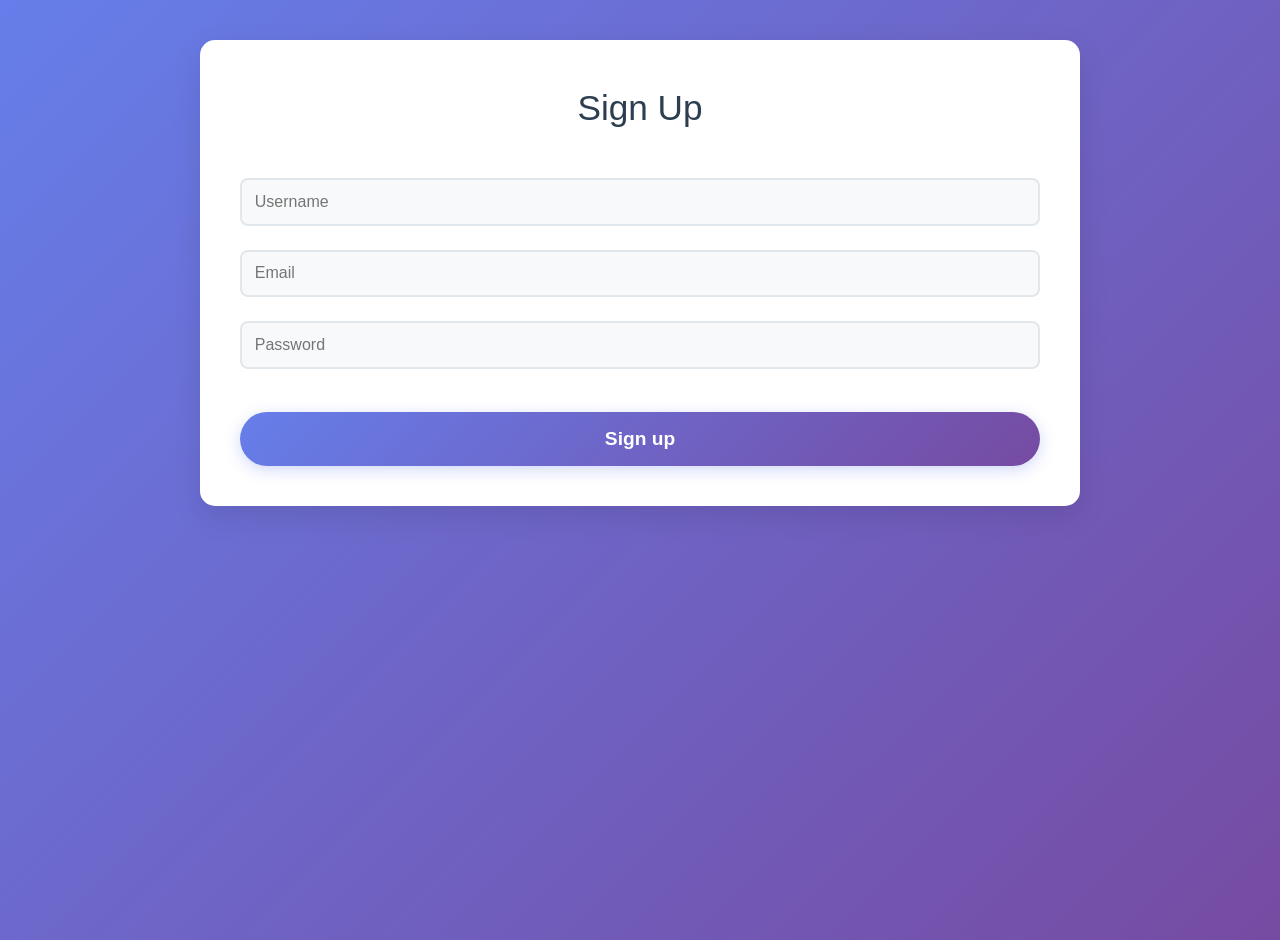
<file: index.html>
<!DOCTYPE html>
<html lang="en">
<head>
    <meta charset="UTF-8">
    <meta name="viewport" content="width=device-width, initial-scale=1.0">
    <title>Document</title>
    <link rel="stylesheet" href="styles/signup.css">
</head>
<body>
    <form class="signup-card">
        <h2>Sign Up</h2>
        <input class="form-control" type="text" placeholder="Username" required>
        <input id="email" class="form-control" type="email" placeholder="Email" required>
        <input class="form-control" type="password" placeholder="Password" required>
        <input for="signup-card" value="Sign up" class="form-control btn" type="submit"></input>
    </form>
    <script src="scripts/signup.js"></script>
</body>
</html>
</file>
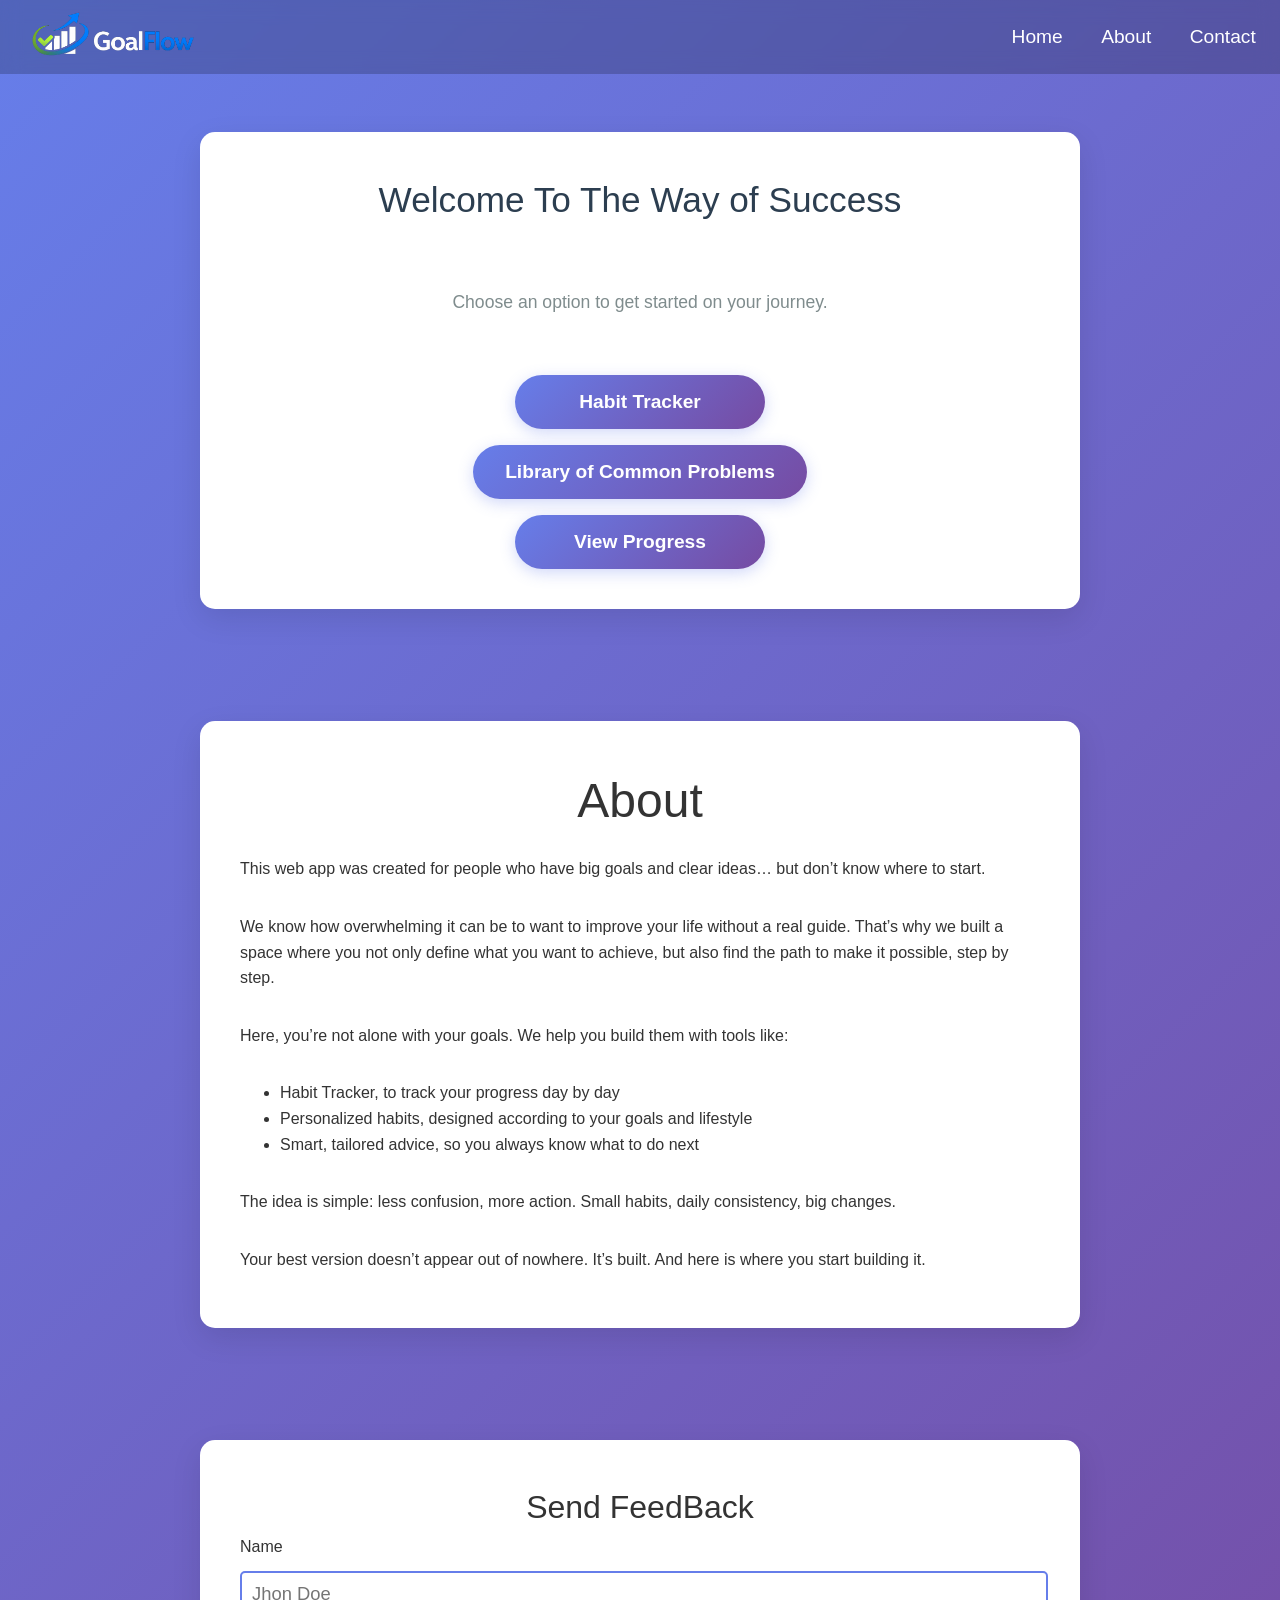
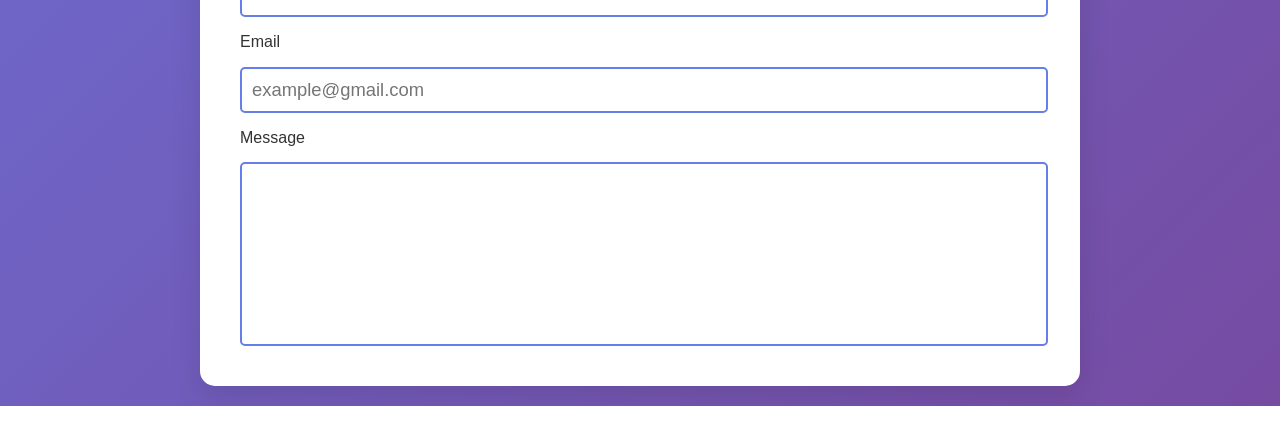
<file: home.html>
<!DOCTYPE html>
<html lang="en">
<head>
    <meta charset="UTF-8">
    <meta name="viewport" content="width=device-width, initial-scale=1.0">
    <title>Document</title>
    <link rel="stylesheet" href="styles/home.css">
</head>
<body>
    <div class="banner">
        <img class="logo-banner" src="images/logo.png" alt="Logo">
        <a href="home.html">Home</a>
        <a href="#about">About</a>
        <a href="#contact">Contact</a>
    </div>
    <div class="home-card">
      <h1>Welcome To The Way of Success</h1>
      <p class="sub-hc">Choose an option to get started on your journey.</p>      <div class="btns-container">
          <button id="habit-tracker-btn" class="btn">
                Habit Tracker
          </button>
          <button id="library-btn" class="btn">
                Library of Common Problems
          </button>
          <button id="settings-btn" class="btn">
              View Progress
          </button>
      </div>
    </div>
    <div id="about">
      <h2 class="subtitle">About</h2>
      <p>This web app was created for people who have big goals and clear ideas… but don’t know where to start.</p>
      <p>We know how overwhelming it can be to want to improve your life without a real guide. That’s why we built a space where you not only define what you want to achieve, but also find the path to make it possible, step by step.</p>
      <p>Here, you’re not alone with your goals. We help you build them with tools like:</p>
      <ul class="list-of-ft">
        <li>Habit Tracker, to track your progress day by day</li>
        <li>Personalized habits, designed according to your goals and lifestyle</li>
        <li>Smart, tailored advice, so you always know what to do next</li>
      </ul>
      <p>The idea is simple: less confusion, more action.
Small habits, daily consistency, big changes.</p>
      <p>Your best version doesn’t appear out of nowhere. It’s built. And here is where you start building it.</p>
    </div>
    <div id="contact">
      <h2 class="subtitle sf">Send FeedBack</h2>
      <form class="formulario">
        <label>Name</label>
        <input class="form-input" type="name" name="" placeholder="Jhon Doe">
        <label for="">Email</label>
        <input class="form-input" type="email" name="" placeholder="example@gmail.com">
        <label for="">Message</label>
        <textarea class="form-input ta" rows="10" cols=""></textarea>
      </form>
    </div>
    <script src="scripts/home.js"></script>
</body>
</html>
</file>
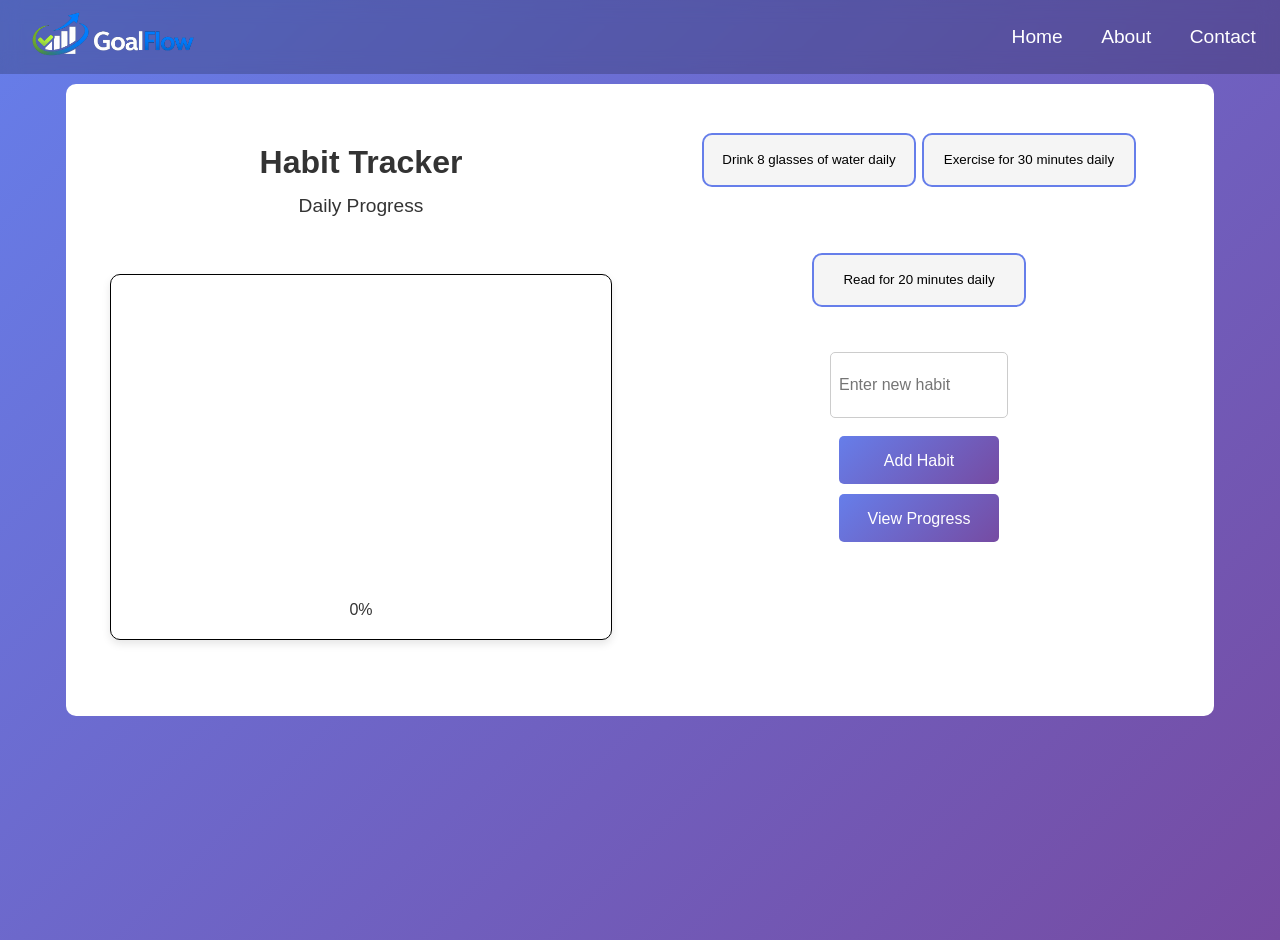
<file: pages/habitTracker.html>
<!DOCTYPE html>
<html lang="en">
<head>
    <meta charset="UTF-8">
    <meta name="viewport" content="width=device-width, initial-scale=1.0">
    <title>Habit Tracker</title>
    <link rel="stylesheet" href="../styles/habitTracker.css">
</head>
<body>
    <nav class="banner">
        <img class="logo-banner" src="../images/logo.png" alt="GoalFlow Logo">
        <a href="home.html" aria-label="Go to Home page">Home</a>
        <a href="#about" aria-label="About section">About</a>
        <a href="#contact" aria-label="Contact section">Contact</a>
    </nav>
    <main class="container">
        <div class="graphic-container">
            <div class="text-container">
                <h1 class="title">Habit Tracker</h1>
                <label for="graph">Daily Progress</label>
            </div>
            <div class="graph">
                <p class="porcentaje">70%</p>
                <div class="bar"></div>
            </div>
        </div>
        <div class="habit-checklist">
            <button class="habit-item">Drink 8 glasses of water daily </button>
        </div>
        <div class="divisor"></div>
        <div class="btns-container">
            <input type="text" id="new-habit" placeholder="Enter new habit" aria-label="New habit input">
            <button class="add-habit btn">Add Habit</button>
            <button class="view-progress btn">View Progress</button>
        </div>
    </main>
    <script src="../scripts/habitTracker.js"></script>
</body>
</html>
</file>
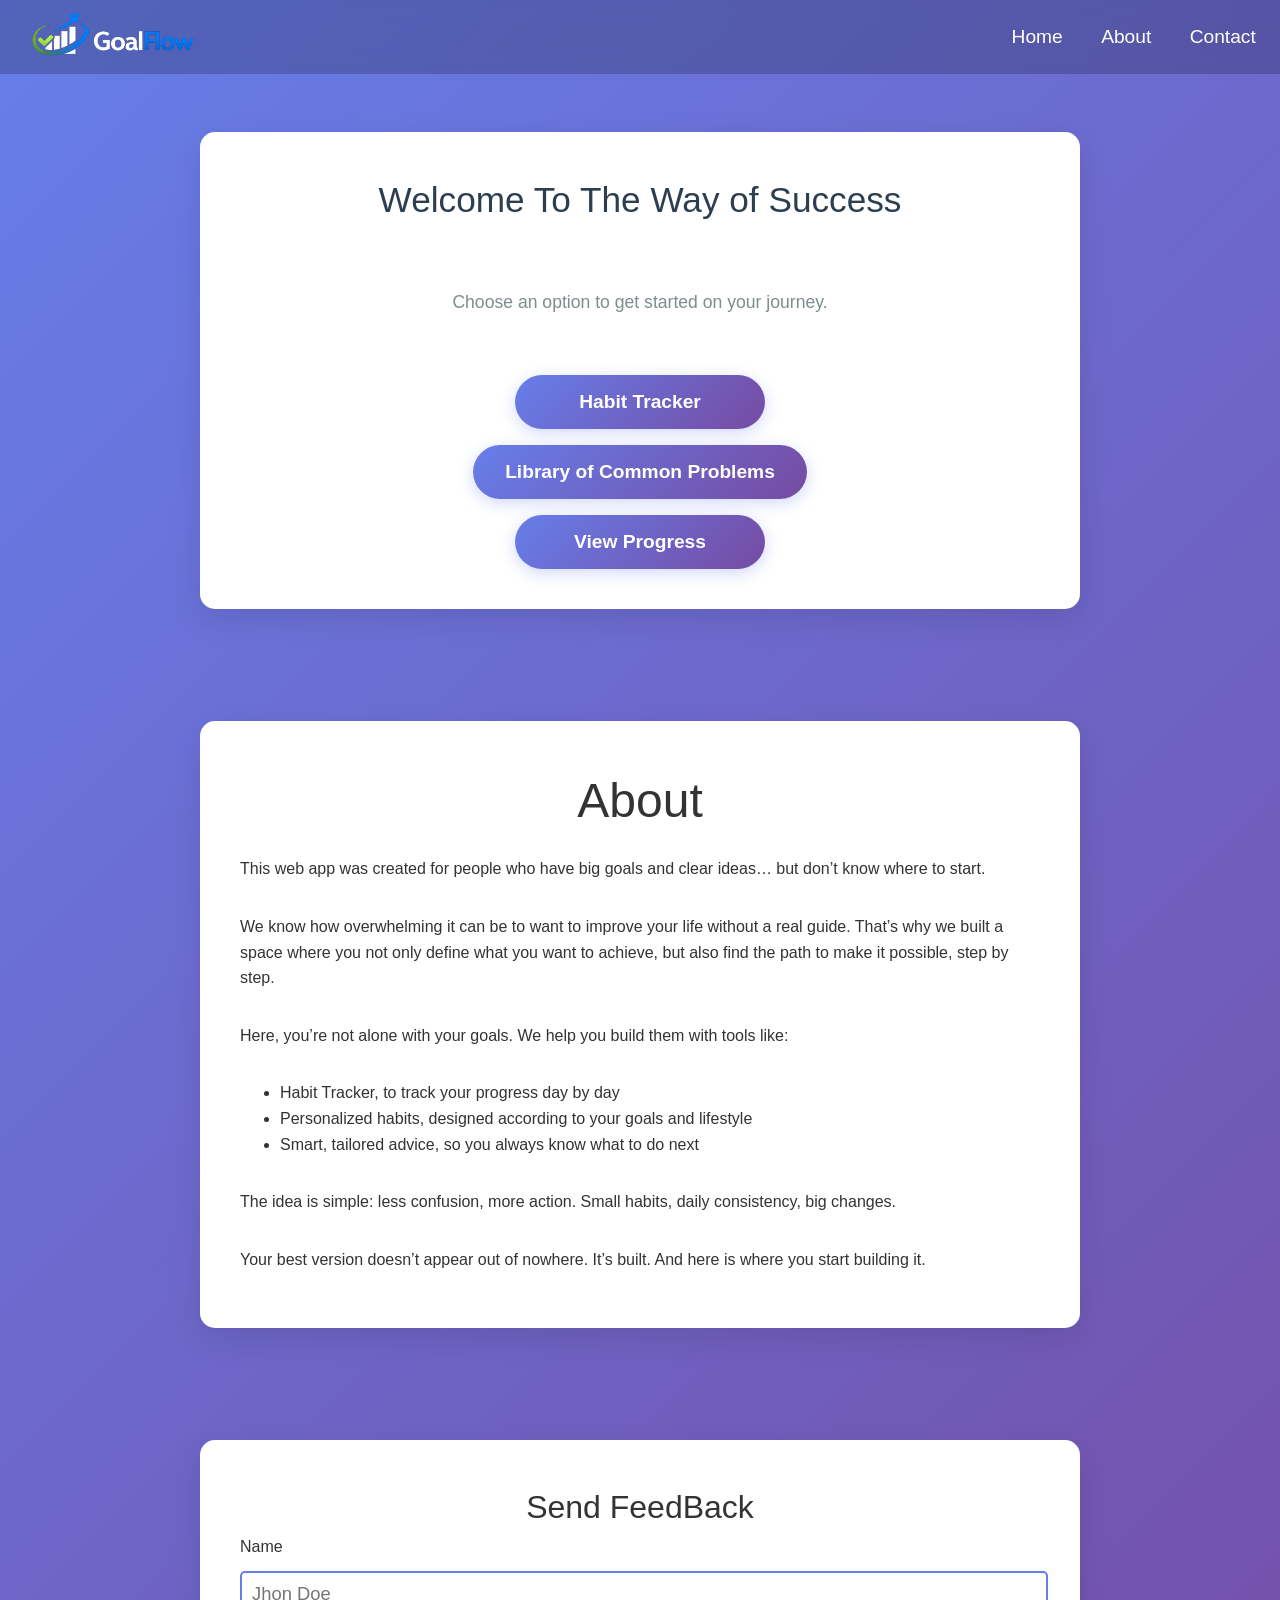
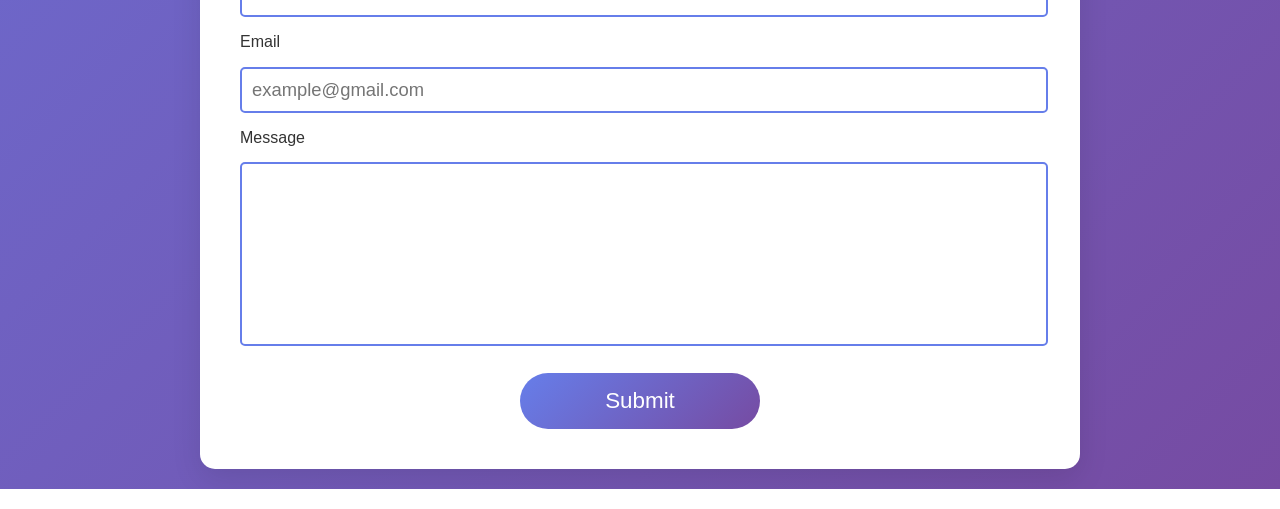
<file: pages/home.html>
<!DOCTYPE html>
<html lang="en">
<head>
    <meta charset="UTF-8">
    <meta name="viewport" content="width=device-width, initial-scale=1.0">
    <title>Document</title>
    <link rel="stylesheet" href="../styles/home.css">
</head>
<body>
    <div class="banner">
        <img class="logo-banner" src="../images/logo.png" alt="Logo">
        <a href="home.html">Home</a>
        <a href="#about">About</a>
        <a href="#contact">Contact</a>
    </div>
    <div class="home-card">
      <h1>Welcome To The Way of Success</h1>
      <p class="sub-hc">Choose an option to get started on your journey.</p>      <div class="btns-container">
          <button id="habit-tracker-btn" class="btn">
                Habit Tracker
          </button>
          <button id="library-btn" class="btn">
                Library of Common Problems
          </button>
          <button id="settings-btn" class="btn">
              View Progress
          </button>
      </div>
    </div>
    <div id="about">
      <h2 class="subtitle">About</h2>
      <p>This web app was created for people who have big goals and clear ideas… but don’t know where to start.</p>
      <p>We know how overwhelming it can be to want to improve your life without a real guide. That’s why we built a space where you not only define what you want to achieve, but also find the path to make it possible, step by step.</p>
      <p>Here, you’re not alone with your goals. We help you build them with tools like:</p>
      <ul class="list-of-ft">
        <li>Habit Tracker, to track your progress day by day</li>
        <li>Personalized habits, designed according to your goals and lifestyle</li>
        <li>Smart, tailored advice, so you always know what to do next</li>
      </ul>
      <p>The idea is simple: less confusion, more action.
Small habits, daily consistency, big changes.</p>
      <p>Your best version doesn’t appear out of nowhere. It’s built. And here is where you start building it.</p>
    </div>
    <div id="contact">
      <h2 class="subtitle sf">Send FeedBack</h2>
      <form class="formulario">
        <label>Name</label>
        <input class="form-input" type="name" name="" placeholder="Jhon Doe">
        <label for="">Email</label>
        <input class="form-input" type="email" name="" placeholder="example@gmail.com">
        <label for="">Message</label>
        <textarea class="form-input ta" rows="10" cols=""></textarea>
        <input class="submit" type="submit" name="" value="Submit">
      </form>
    </div>
    <script src="../scripts/home.js"></script>
</body>
</html>
</file>
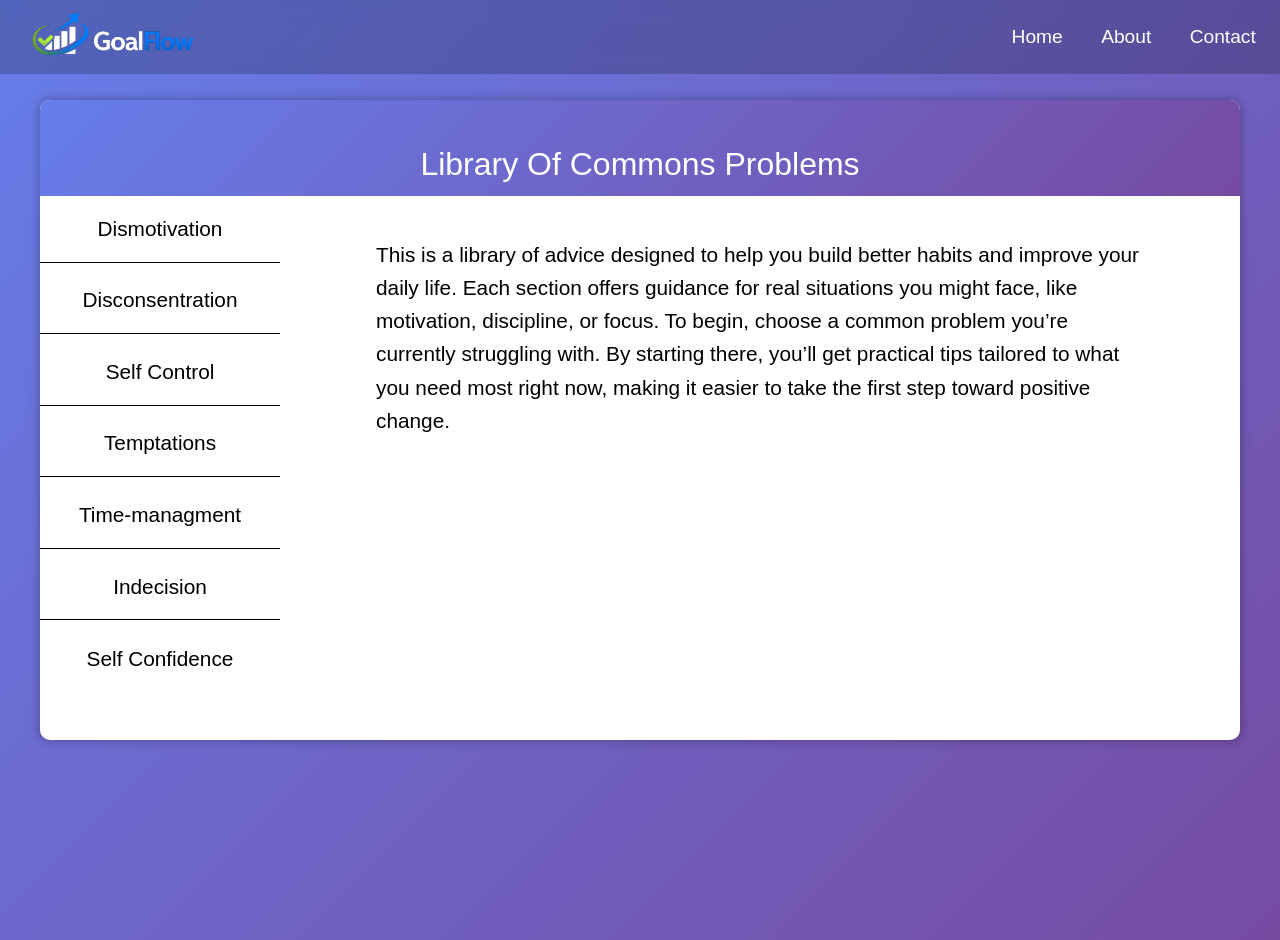
<file: pages/libraryOfProblems.html>
<!DOCTYPE html>
<html lang="en">
<head>
    <meta charset="UTF-8">
    <meta name="viewport" content="width=device-width, initial-scale=1.0">
    <title>Document</title>
    <link rel="stylesheet" href="../styles/libraryOfProblems.css">
</head>
<body>
    <div class="banner">
        <img class="logo-banner" src="../images/logo.png" alt="Logo">
        <a href="home.html">Home</a>
        <a href="#about">About</a>
        <a href="#contact">Contact</a>
    </div>
    <div class="library-container">
        <div class="title">
            <p class="text-title">Library Of Commons Problems</p>
        </div>
        <div class="options">
            <button class="btn dismotivation-btn">Dismotivation</button>
            <button class="btn disconsentration-btn">Disconsentration</button>
            <button class="btn not-self-control-btn">Self Control</button>
            <button class="btn tentations-btn">Temptations</button>
            <button class="btn time-managment-btn">Time-managment</button>
            <button class="btn indecision-btn">Indecision</button>
            <button class="btn confidence-btn">Self Confidence</button>
        </div>
        <div class="text-container">
            <p class="text-content">This is a library of advice designed to help you build better habits and improve your daily life. Each section offers guidance for real situations you might face, like motivation, discipline, or focus. To begin, choose a common problem you’re currently struggling with. By starting there, you’ll get practical tips tailored to what you need most right now, making it easier to take the first step toward positive change.</p>
        </div>
    </div>
    <script src="../scripts/libraryOfProblems.js"></script>
</body>
</html>
</file>
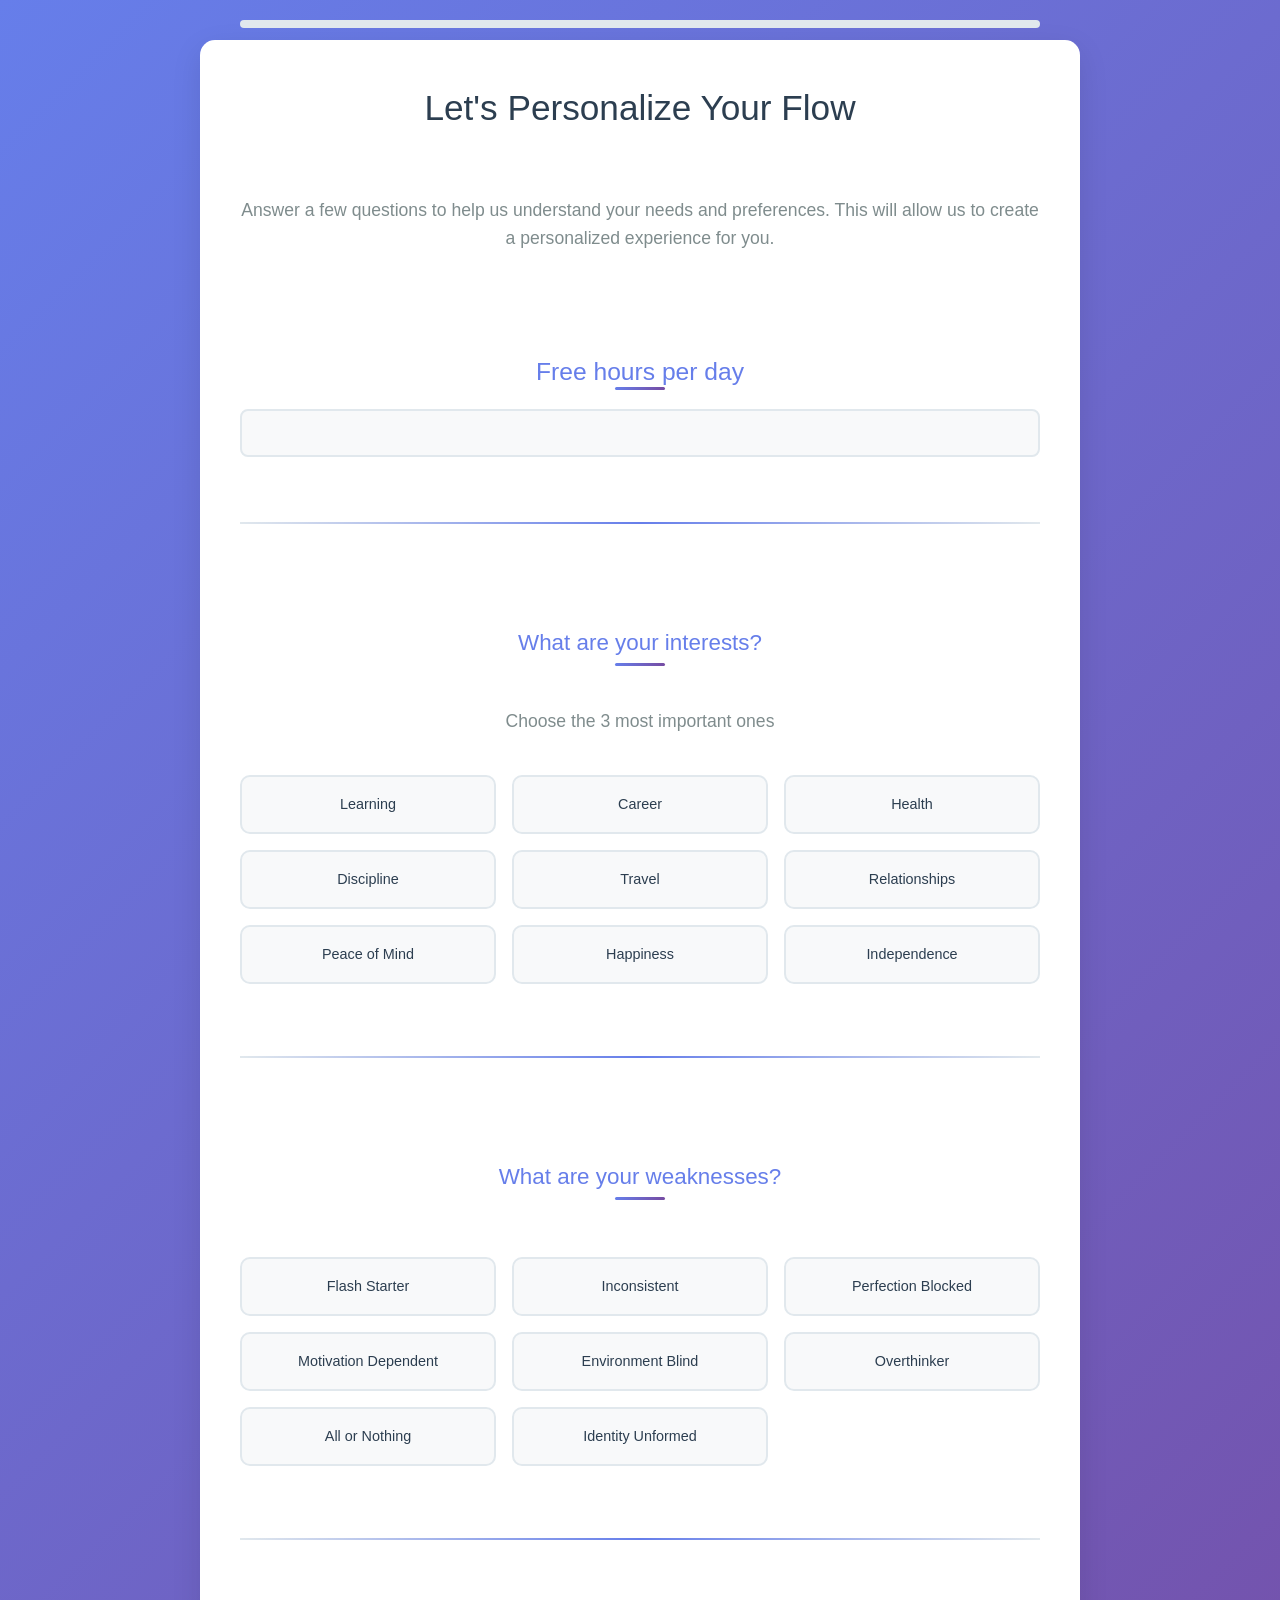
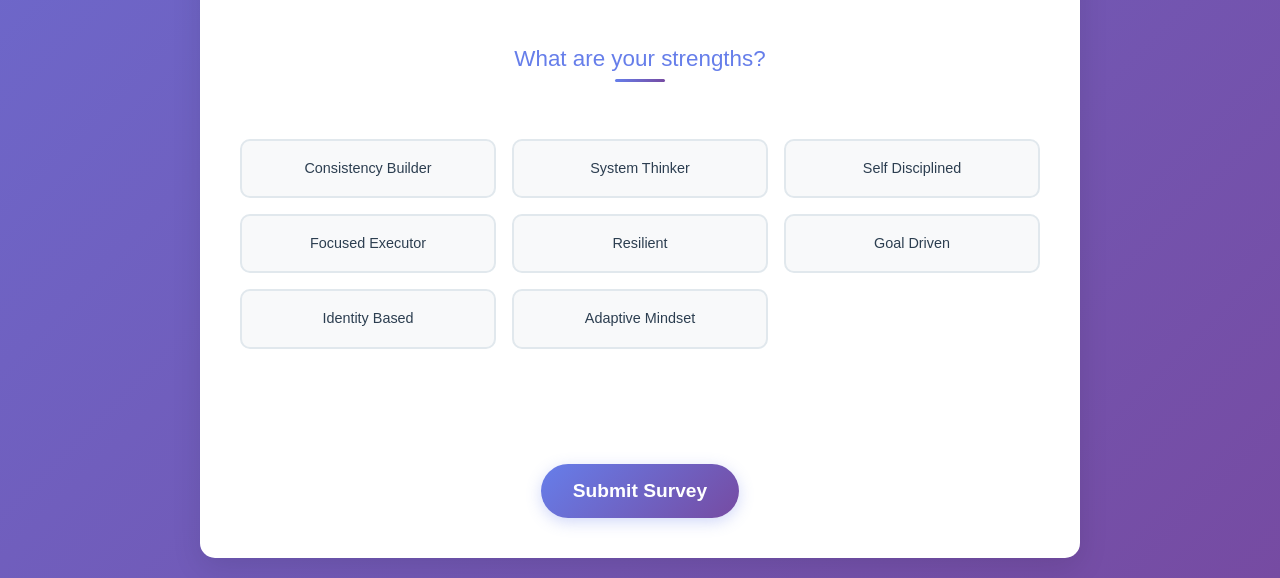
<file: pages/survey.html>
<!DOCTYPE html>
<html lang="en">
<head>
    <meta charset="UTF-8">
    <meta name="viewport" content="width=device-width, initial-scale=1.0">
    <title>Document</title>
    <link rel="stylesheet" href="../styles/survey.css">
</head>
<body>
    <div class="progress-container">
        <div class="progress-bar">
            <div class="progress-fill" id="progress-fill"></div>
        </div>
    </div>
   <form method="post">
        <h1>Let's Personalize Your Flow</h1>
        <p>Answer a few questions to help us understand your needs and preferences. This will allow us to create a personalized experience for you.</p>
        <label for="free-hours">
            <p class="subtitle">
                Free hours per day
            </p>
            <input type="number" id="free-hours" name="free_hours" min="0" max="16" required>
        </label>

        <div class="divisor"></div>

        <h2 class="subtitle" for="interests">What are your interests?</h2>
        <p class="Dtext">Choose the 3 most important ones</p>
        <div class="container intereses">
            <div class="box interes" id="learn" onclick="seleccionar('learn')">Learning</div>
            <div class="box interes" id="career" onclick="seleccionar('career')">Career</div>
            <div class="box interes" id="health" onclick="seleccionar('health')">Health</div>
            <div class="box interes" id="discipline" onclick="seleccionar('discipline')">Discipline</div>
            <div class="box interes" id="travel" onclick="seleccionar('travel')">Travel</div>
            <div class="box interes" id="relationships" onclick="seleccionar('relationships')">Relationships</div>
            <div class="box interes" id="peace-of-mind" onclick="seleccionar('peace-of-mind')">Peace of Mind</div>
             <div class="box interes" id="happiness" onclick="seleccionar('happiness')">Happiness</div>
             <div class="box interes" id="independence" onclick="seleccionar('independence')">Independence</div>
        </div>

        <div class="divisor"></div>

        <h2 class="subtitle" for="weaknesses">What are your weaknesses?</h2>
        <div class="container weaknesses">
            <div class="box weakness" id="flash_starter" onclick="seleccionar('flash_starter')">Flash Starter</div>
            <div class="box weakness" id="inconsistent" onclick="seleccionar('inconsistent')">Inconsistent</div>
            <div class="box weakness" id="perfection_blocked" onclick="seleccionar('perfection_blocked')">Perfection Blocked</div>
            <div class="box weakness" id="motivation_dependent" onclick="seleccionar('motivation_dependent')">Motivation Dependent</div>
            <div class="box weakness" id="environment_blind" onclick="seleccionar('environment_blind')">Environment Blind</div>
            <div class="box weakness" id="overthinker" onclick="seleccionar('overthinker')">Overthinker</div>
            <div class="box weakness" id="all_or_nothing" onclick="seleccionar('all_or_nothing')">All or Nothing</div>
            <div class="box weakness" id="identity_unformed" onclick="seleccionar('identity_unformed')">Identity Unformed</div>
        </div>

        <div class="divisor"></div>

        <h2 class="subtitle" for="strengths">What are your strengths?</h2>
        <div class="container strengths">
            <div class="box strength" id="consistency_builder" onclick="seleccionar('consistency_builder')">Consistency Builder</div>
            <div class="box strength" id="system_thinker" onclick="seleccionar('system_thinker')">System Thinker</div>
            <div class="box strength" id="self_disciplined" onclick="seleccionar('self_disciplined')">Self Disciplined</div>
            <div class="box strength" id="focused_executer" onclick="seleccionar('focused_executer')">Focused Executor</div>
            <div class="box strength" id="resilient" onclick="seleccionar('resilient')">Resilient</div>
            <div class="box strength" id="goal_driven" onclick="seleccionar('goal_driven')">Goal Driven</div>
            <div class="box strength" id="identity_based" onclick="seleccionar('identity_based')">Identity Based</div>
            <div class="box strength" id="adaptive_mindset" onclick="seleccionar('adaptive_mindset')">Adaptive Mindset</div>
        </div>

        <div class="space"></div>
        <button type="submit" class="submit-btn">Submit Survey</button>
    </form>
    <script src="../scripts/survey.js"></script>
    <script src="../scripts/algorithm.js"></script>
</body>
</html>
</file>
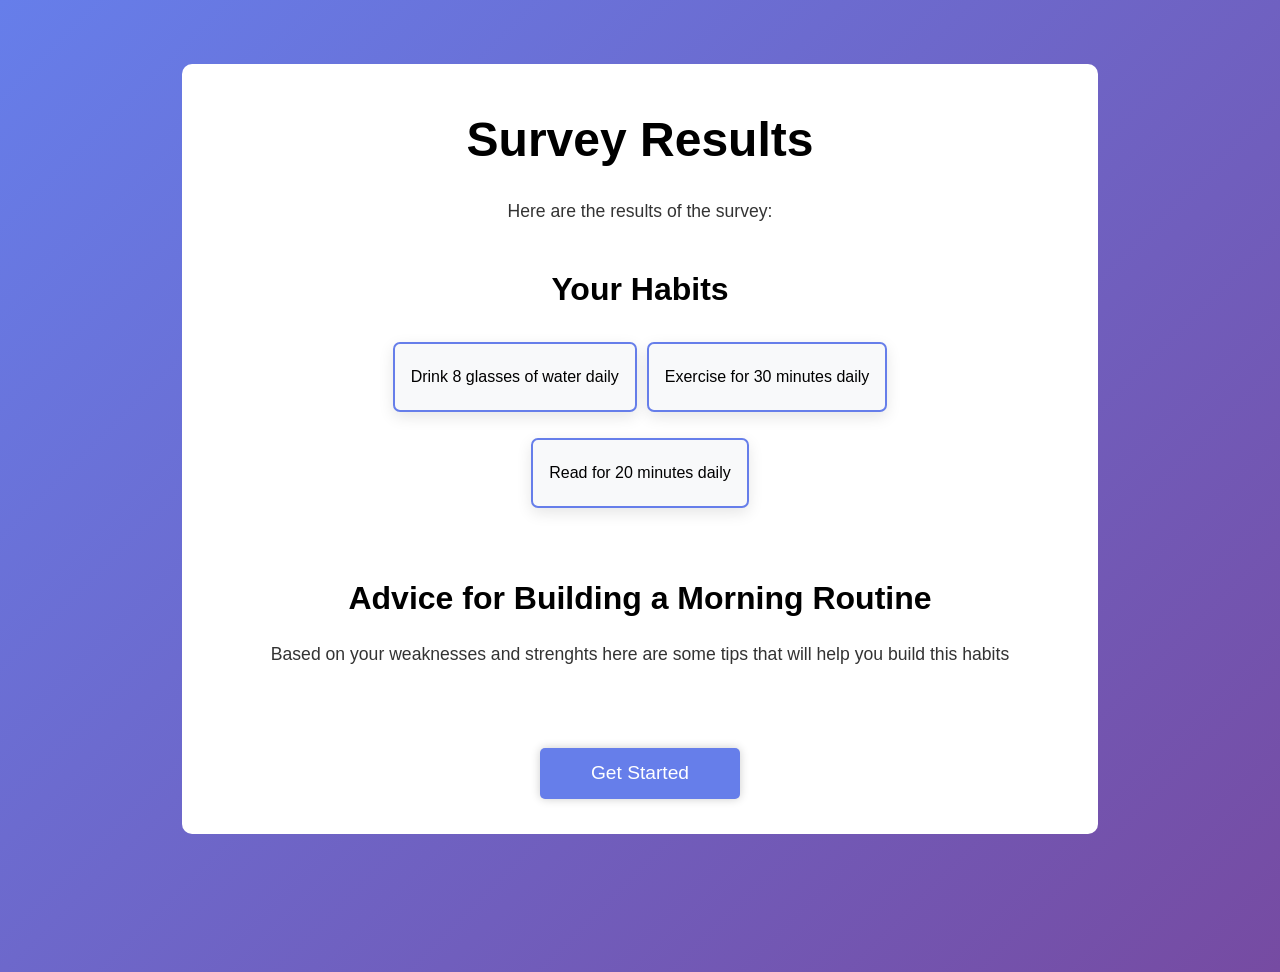
<file: pages/surveyResults.html>
<!DOCTYPE html>
<html lang="en">
<head>
    <meta charset="UTF-8">
    <meta name="viewport" content="width=device-width, initial-scale=1.0">
    <title>Document</title>
    <link rel="stylesheet" href="../styles/surveyResults.css">
</head>
<body>
    <div class="results-container">
        <h1 class="title">Survey Results</h1>
        <p class="subtitle">Here are the results of the survey:</p>
        <div class="habits">
            <h2 class="subtitle-habits"> Your Habits </h2>
        </div>
        <div class="Advice">
            <h2 class="subtitle-Advice">Advice for Building a Morning Routine</h2>
            <p class="sub-advice">Based on your weaknesses and strenghts here are some tips that will help you build this habits</p>
            <ul class="list">
                
            </ul>
        </div>
        <button class="btn"> Get Started </button>
    </div>

    <script src="../scripts/surveyResults.js"> </script>
</body>
</html>
</file>
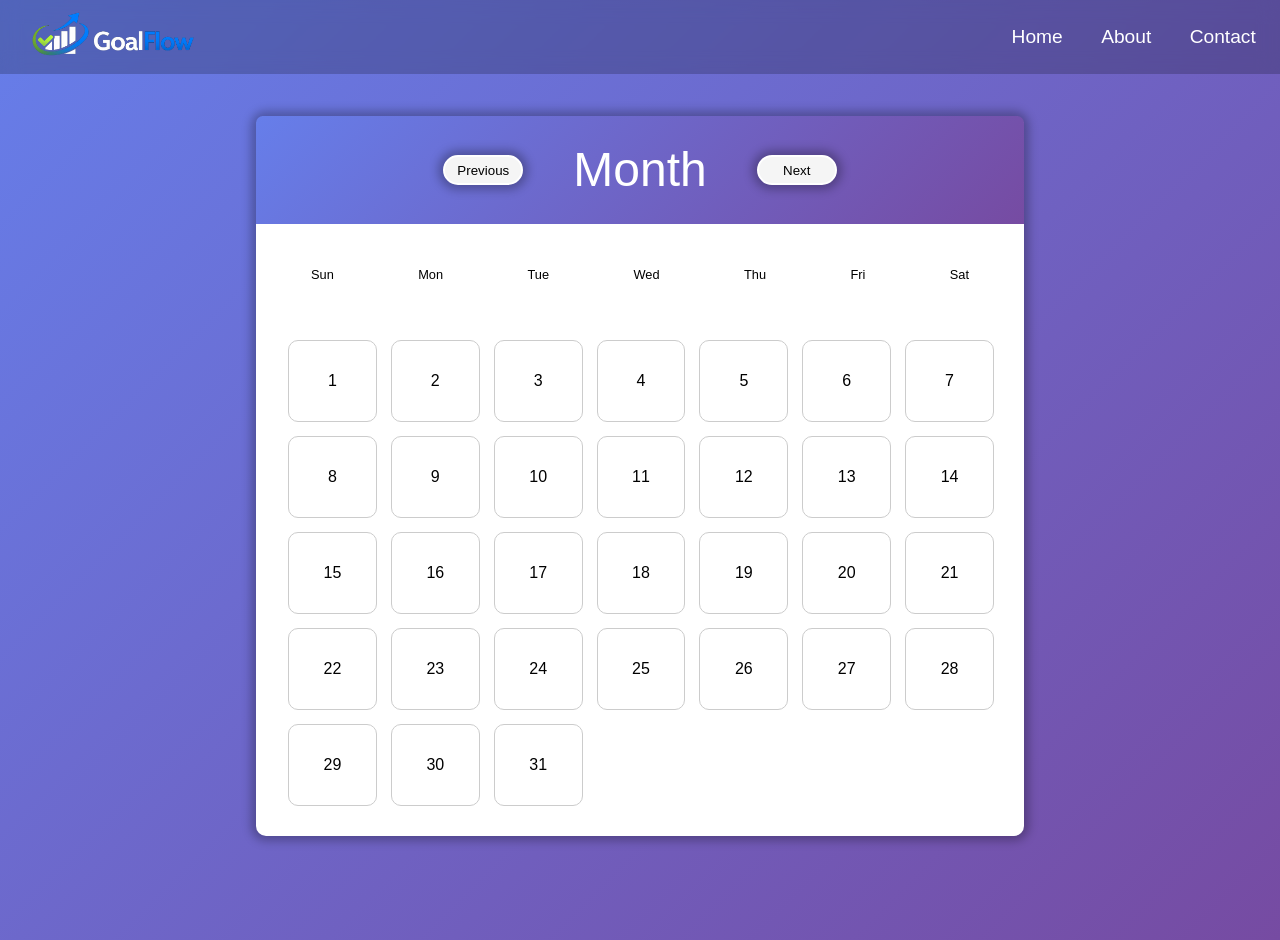
<file: pages/view-progress.html>
<!DOCTYPE html>
<html lang="en">
<head>
    <meta charset="UTF-8">
    <meta name="viewport" content="width=device-width, initial-scale=1.0">
    <title>Document</title>
    <link rel="stylesheet" href="../styles/view-progress.css">
</head>
<body>
    <div class="banner">
        <img class="logo-banner" src="../images/logo.png" alt="Logo">
        <a href="home.html">Home</a>
        <a href="#about">About</a>
        <a href="#contact">Contact</a>
    </div>
    <div class="calendar">
        <div class="month-title">
          <button class="btn"> Previous </button>
          <p class=" month-name ">Month</p>
          <button class="btn">Next</button>
        </div>
          <div class="weekdays"> 
            <div class="weekday">Sun</div>
            <div class="weekday">Mon</div>
            <div class="weekday">Tue</div>
            <div class="weekday">Wed</div>
            <div class="weekday">Thu</div>
            <div class="weekday">Fri</div>
            <div class="weekday">Sat</div>
        </div>
        <div class="days">
            <div class="day">1</div>
            <div class="day">2</div>
            <div class="day">3</div>
            <div class="day">4</div>
            <div class="day">5</div>
            <div class="day">6</div>
            <div class="day">7</div>
            <div class="day">8</div>
            <div class="day">9</div>    
            <div class="day">10</div>
            <div class="day">11</div>
            <div class="day">12</div>
            <div class="day">13</div>
            <div class="day">14</div>
            <div class="day">15</div>
            <div class="day">16</div>
            <div class="day">17</div>
            <div class="day">18</div>
            <div class="day">19</div>
            <div class="day">20</div>
            <div class="day">21</div>
            <div class="day">22</div>
            <div class="day">23</div>
            <div class="day">24</div>
            <div class="day">25</div>
            <div class="day">26</div>
            <div class="day">27</div>
            <div class="day">28</div>
            <div class="day">29</div>
            <div class="day">30</div>
            <div class="day">31</div>
        </div>
    </div>
</body>
</html>
</file>
<file: styles/signup.css>
body {
    font-family: 'Segoe UI', Tahoma, Geneva, Verdana, sans-serif;
    color: #333;
    background: linear-gradient(135deg, #667eea 0%, #764ba2 100%);
    min-height: 100vh;
    margin: 0;
    padding: 20px;
    line-height: 1.6;
}

.signup-card {
    background-color: #fff;
    padding: 2.5em;
    border-radius: 15px;
    box-shadow: 0 10px 30px rgba(0,0,0,0.1);
    margin: auto;
    margin-top: 20px;
    width: 70vw;
    max-width: 800px;
    display: flex;
    flex-direction: column;
    gap: 1.5em;
}

.signup-card h2 {
    text-align: center;
    color: #2c3e50;
    margin: 0 0 0.5em 0;
    font-size: 2.2em;
    font-weight: 300;
}

.form-control {
    padding: 0.8rem;
    font-size: 1rem;
    width: 100%;
    box-sizing: border-box;
    border: 2px solid #e1e8ed;
    border-radius: 8px;
    background-color: #f8f9fa;
    color: #2c3e50;
    transition: all 0.3s ease;
}

.form-control:focus {
    outline: none;
    border-color: #667eea;
    background-color: #fff;
    box-shadow: 0 0 0 3px rgba(102, 126, 234, 0.1);
}

.btn {
    background: linear-gradient(135deg, #667eea, #764ba2);
    color: white;
    border: none;
    padding: 1rem 2rem;
    font-size: 1.2em;
    font-weight: 600;
    border-radius: 50px;
    cursor: pointer;
    transition: all 0.3s ease;
    align-self: center;
    box-shadow: 0 4px 15px rgba(102, 126, 234, 0.3);
    margin-top: 1em;
}

.btn:hover {
    transform: translateY(-2px);
    box-shadow: 0 6px 20px rgba(102, 126, 234, 0.4);
}

.btn:active {
    transform: translateY(0);
    box-shadow: 0 2px 10px rgba(102, 126, 234, 0.3);
}
</file>
<file: styles/home.css>
body {
    font-family: 'Segoe UI', Tahoma, Geneva, Verdana, sans-serif;
    color: #333;
    background: linear-gradient(135deg, #667eea 0%, #764ba2 100%);
    min-height: 100vh;
    margin: 0;
    padding: 20px;
    line-height: 1.6;
}

.banner {
    position: fixed;
    top: 0;
    left: 0;
    right: 0;
    display: flex;
    flex-direction: row;
    justify-content: flex-end;
    align-items: center;
    padding: 5px;
    background-color: rgba(0, 0, 0, 0.2);
    backdrop-filter: blur(10px);
    height: 4em;
    z-index: 100;
}

.logo-banner {
    margin-left: 1em;
    align-self: flex-start;
    width: 200px;
    height: auto;
    margin-right: auto;
}

a {
    color: #fff;
    text-decoration: none;
    margin: 0 1em;
    font-size: 1.2em;
    transition: color 0.3s ease;
}

a:hover {
    color: #ff6f61;
}

.home-card {
    background-color: #fff;
    padding: 2.5em;
    border-radius: 15px;
    box-shadow: 0 10px 30px rgba(0,0,0,0.1);
    margin: auto;
    margin-top: 7rem; /* to account for fixed banner */
    width: 70vw;
    max-width: 800px;
    display: flex;
    flex-direction: column;
    gap: 1.5em;
    text-align: center;
}

h1 {
    text-align: center;
    color: #2c3e50;
    margin: 0 0 0.5em 0;
    font-size: 2.2em;
    font-weight: 300;
}

.sub-hc {
    text-align: center;
    color: #7f8c8d;
    font-size: 1.1em;
    margin-bottom: 2em;
}

.btns-container {
    display: flex;
    flex-direction: column;
    gap: 1em;
    align-items: center;
}

.btn {
    background: linear-gradient(135deg, #667eea, #764ba2);
    color: white;
    border: none;
    padding: 1rem 2rem;
    font-size: 1.2em;
    font-weight: 600;
    border-radius: 50px;
    cursor: pointer;
    transition: all 0.3s ease;
    box-shadow: 0 4px 15px rgba(102, 126, 234, 0.3);
    min-width: 250px;
}

.btn:hover {
    transform: translateY(-2px);
    box-shadow: 0 6px 20px rgba(102, 126, 234, 0.4);
}

.btn:active {
    transform: translateY(0);
    box-shadow: 0 2px 10px rgba(102, 126, 234, 0.3);
}

#about {
    background-color: #fff;
    padding: 2.5em;
    border-radius: 15px;
    box-shadow: 0 10px 30px rgba(0,0,0,0.1);
    margin: auto;
    margin-top: 7rem; /* to account for fixed banner */
    width: 70vw;
    max-width: 800px;
    display: flex;
    flex-direction: column;
    text-align: left;
    font-size: 1em;
}

.subtitle {
  line-height: 0;
  font-size: 3em;
  font-weight: 100;
  text-align: center;
}

.list-of-ft{
  text-align: left;
}

#contact {    
    background-color: #fff;
    padding: 2.5em;
    border-radius: 15px;
    box-shadow: 0 10px 30px rgba(0,0,0,0.1);
    margin: auto;
    margin-top: 7rem; /* to account for fixed banner */
    width: 70vw;
    max-width: 800px;
    display: flex;
    flex-direction: column;
    text-align: left;
}

.formulario {
  display: flex;
  flex-direction: column;
  gap: 12px;
}

.sf {
  font-size: 2em;
}

.form-input {
  width: 98%;
  border-radius: 5px;
  border: none;
  border: 2px solid #667eea;

  padding: 10px;
  font-size: 1.15em;
}

.ta {
  resize: none;
}

.submit {
  padding: 15px;
  width: 30%;
  background: linear-gradient(135deg, #667eea 0%, #764ba2 100%);
  color: #fff;
  border-radius: 100px;
  border: none;
  
  align-self: center;
  margin-top: 15px;
  font-size: 1.4em;

  transition: ease 0.3s;
}

.submit:hover {
  box-shadow: 0 0 10px 2px #0004
}

/* Mobile responsiveness */
@media (max-width: 600px) {
    body {
        padding: 10px;
    }

    .logo-banner {
      width: 150px;
    }

    a {
      font-size: 1em;
    }

    .home-card {
        padding: 1.5em;
        width: 80vw;
        height: 400px;
        margin-top: 80px;
        gap: 0;
    }

    h1 {
        font-size: 1.8em;
        margin: 0;
    }

    .sub-hc {
      margin-bottom: 2em;
      font-size: 0.8em;
    }

    .btn {
        width: 95%;
        padding: 1.2rem;
        font-size: 1.1em;
        min-width: 225px;
    } 
    
    #about {
      font-size: 0.7em;
      width: 80vw;
      line-height: 15px;
    }
    
    #contact{
      font-size: 0.8em;
      width: 80vw;
      margin-bottom: 30px;
    }
    
    .form-input {
      width: 95%;
      padding: 5px;
    }
    
    label {
      font-size: 1.2em;
    }

    .submit {
      width: 100px;
      font-size: 1.2em;
      padding: 10px
    }

}
</file>
<file: styles/habitTracker.css>
body {
    font-family: 'Segoe UI', Tahoma, Geneva, Verdana, sans-serif;
    color: #333;
    background: linear-gradient(135deg, #667eea 0%, #764ba2 100%);
    min-height: 100vh;
    margin: 0;
    padding: 20px;
    line-height: 1.6;
}

.banner {
    position: fixed;
    top: 0;
    left: 0;
    right: 0;
    display: flex;
    flex-direction: row;
    justify-content: flex-end;
    align-items: center;
    padding: 5px;
    background-color: rgba(0, 0, 0, 0.2);
    backdrop-filter: blur(10px);
    height: 4em;
    z-index: 100;
}

.logo-banner {
    margin-left: 1em;
    align-self: flex-start;
    width: 200px;
    height: auto;
    margin-right: auto;
}

a {
    color: #fff;
    text-decoration: none;
    margin: 0 1em;
    font-size: 1.2em;
    transition: color 0.3s ease;
}

a:hover {
    color: #ff6f61;
}

.container{
    margin: auto;
    margin-top: 4em;
    width: 90%;
    min-height: 600px;
    height: auto;
    padding: 1rem;
    
    display: grid;
    grid-template-columns: 50% 50%;
    grid-template-rows: auto 40%;

    background-color: #fff;
    border-radius: 10px;
}

/* Habit Checklist */

.habit-checklist {
    display: flex;
    flex-direction: row;
    flex-wrap: wrap;
    align-items: center;
    justify-content: center;
    
    grid-column: 2;
    grid-row: 1;
}

.habit-item-container {
    position: relative;
}

.habit-item {
    height: 4em;
    width: 16em;
    margin: 0.25em;
    
    border-radius: 10px;
    border: 2px solid #667eea;

    background-color: #f5f5f5;

    color: black;
    transition: transform 0.2s ease, opacity 0.2s ease;
    touch-action: manipulation;
    -webkit-user-select: none;
    user-select: none;
}

.habit-item-container.edit-active .habit-item {
    opacity: 0.6;
}

.habit-item-actions {
    position: absolute;
    top: 50%;
    left: 50%;
    transform: translate(-50%, -50%);
    display: flex;
    gap: 0.5rem;
    opacity: 0;
    pointer-events: none;
    transition: opacity 0.2s ease, transform 0.2s ease;
}

.habit-item-container.edit-active .habit-item-actions {
    opacity: 1;
    pointer-events: auto;
    transform: translate(-50%, -50%) scale(1.05);
}

.habit-action-btn {
    width: 2.5rem;
    height: 2.5rem;
    border: none;
    border-radius: 0.75rem;
    background: rgba(255, 255, 255, 0.9);
    cursor: pointer;
    font-size: 1rem;
    display: flex;
    align-items: center;
    justify-content: center;
    box-shadow: 0 2px 8px rgba(0, 0, 0, 0.15);
}

.habit-action-btn:hover {
    background: rgba(255, 255, 255, 1);
}

.edit-btn {
    color: #333;
}

.delete-btn {
    color: #c0392b;
}

.completed {
    background: linear-gradient(135deg, #667eea 0%, #764ba2 100%);
    color: #fff;
}

/* buttons */

.btns-container {
    display: flex;
    flex-direction: column;
    flex-wrap: wrap;
    justify-content: flex-start;
    align-items: center;
    gap: 10px;

    grid-column: 2;
    grid-row: 2;

    width: 90%;
    height: 90%;

    align-self: center;
    justify-self: center;

    padding: 1em;
}

.btn {
    font-size: 1em;
    color: #fff;

    width: 10em;
    height: 3em;

    background: linear-gradient(135deg, #667eea 0%, #764ba2 100%);
    border: none;
    border-radius: 5px;
    padding: 1em 1.2em;

    cursor: pointer;

    transition: background-color 0.3s ease;
}

/* Graphic Container */

.graphic-container {
    display: grid;
    grid-template-columns: 1;
    grid-template-rows: 20% 80%;

    padding: 1em;
    border-radius: 10px;

    grid-column: 1;
    grid-row: 1 / span 3;
}

.text-container {
    text-align: center;
    grid-row: 1;
}

.title {
    height: 2rem;
}

label {
    margin-top: 0.5em;
    text-align: center;
    font-size: 1.2em;
}

.graph {
    width: 95%;
    height: 80%;

    align-self: center;
    justify-self: center;

    grid-row: 2;

    border: 1px solid #000;
    border-radius: 10px;
    box-shadow: 0 4px 8px rgba(0, 0, 0, 0.1);
    background-color: #fff;

    display: flex;
    flex-direction: column;
    align-items: center;
    justify-content: flex-end;
}

.bar {
    width: 50px;
    height: 0%;
    background-color: #3fa;
    margin: 0 5px;
    border-radius: 0 0 5px 5px;
    transition: height 0.5s ease;
}

/* Input for new habit */
#new-habit {
    width: 10em;
    height: 3em;
    padding: 0.5em;
    border: 1px solid #ccc;
    border-radius: 5px;
    font-size: 1em;
    margin-bottom: 0.5em;
}

/* Hover effects */
.habit-item:hover {
    transform: scale(1.05);
    transition: transform 0.2s ease;
}

.btn:hover {
    background: linear-gradient(135deg, #764ba2 0%, #667eea 100%);
}

/* Responsive design */
@media (max-width: 600px){

    body {
      padding: 10px;
    }

    .logo-banner {
      width: 150px;
    }

    a {
      font-size: 1em;
    }

    .container {
      margin-top: 90px;
      grid-template-columns: 1fr;
      grid-template-rows: 400px auto 250px;
      height: auto;
    }

    .graphic-container{
      grid-template-columns: 1fr;
      grid-template-rows: 100px 250px;
      height: auto;
      grid-row:1;
    }

    .divisor{
      height:0;
    }

    .text-container {
      grid-row: 1;
      height: 50px;
      margin-bottom: 1em;
    }

    .graph {
      margin-top: 2em;
      grid-row: 2;
      height: 250px;
    }

    .habit-checklist {
      grid-column: 1;
      grid-row: 2;
      flex-direction: column;
      align-items: center;
      justify-content: flex-start;
    }

    .habit-item {
        width: 20em;
      margin: 0.5em 0;
    }

    .btns-container {
      margin-top: 3em;
      grid-column: 1;
      grid-row: 3;
      flex-direction: column;
      padding: 10px;
    }
  
}
</file>
<file: styles/libraryOfProblems.css>
body {
    font-family: 'Segoe UI', Tahoma, Geneva, Verdana, sans-serif;
    color: #333;
    background: linear-gradient(135deg, #667eea 0%, #764ba2 100%);
    min-height: 100vh;
    margin: 0;
    padding: 20px;
    line-height: 1.6;
}

.banner {
    position: fixed;
    top: 0;
    left: 0;
    right: 0;
    display: flex;
    flex-direction: row;
    justify-content: flex-end;
    align-items: center;
    padding: 5px;
    background-color: rgba(0, 0, 0, 0.2);
    backdrop-filter: blur(10px);
    height: 4em;
    z-index: 100;
}

.logo-banner {
    margin-left: 1em;
    align-self: flex-start;
    width: 200px;
    height: auto;
    margin-right: auto;
}

a {
    color: #fff;
    text-decoration: none;
    margin: 0 1em;
    font-size: 1.2em;
    transition: color 0.3s ease;
}

a:hover {
    color: #ff6f61;
}

.library-container {
    background-color: #fff;
    margin: auto;
    margin-top: 5rem;
    color: #000;
    border-radius: 10px;
    box-shadow: 0 0 10px 1px #0004;

    height: 40rem;
    max-width: 1200px;

    display: grid;
    grid-template-columns: 20% 80%;
    grid-template-rows: 15% 85%;
}

.title {
    grid-column: 1 / span 2;
    grid-row: 1;

    border-radius: 10px 10px 0 0 ;
    justify-self: center;

    width: 100%;
    background: linear-gradient(135deg, #667eea 0%, #764ba2 100% );
    color: #fff;
}

.text-title {
    font-size: 2rem;
    line-height: 0;
    text-align: center;
    align-self:center;
    margin-top: 2em;

    font-weight: 100;
}

.options {
    grid-column: 1;
    grid-row: 2;

    display: flex;
    flex-direction: column;
    height: 100%;

    align-self: center;
    gap: 5px;
}

.btn {
    height: 3.2em;

    background-color: #fff;
    width: 100%;
    font-size: 1.3em; 

    border: none;
    border-bottom: 1px solid #000;

    transition: 0.3s ease;
}

.confidence-btn {
    border-bottom: none;
    border-radius: 0 0 0 10px;
}

.btn:hover{
    font-size: 1.6em;
}

.text-container {
    grid-column: 2;
    grid-row: 2;
    font-size: 1.3em;
   
    justify-self: center;
    margin-top: 1em;

    width: 80%;
}

@media (max-width: 600px) {
  body {
        padding: 10px;
  }

  .logo-banner {
      width: 150px;
  }

  a {
      font-size: 1em;
  }

  .library-container {
    grid-template-rows: 50px 100px 300px;
    grid-template-columns: 1fr;

    height: 580px;
    width: 95vw;
  }

  .title {
    grid-row: 1;
    grid-column: 1;
  }

  .text-title {
    font-size: 1.2em;
    margin-top: 1.4em;
  }
  
  .options {

    grid-row: 2;
    grid-column: 1;
    flex-direction: row;
    flex-wrap: wrap;

    height: 100px;
    margin: auto;
    justify-content: center;
    gap:0;
    }

  .btn {
    width: auto;
    font-size: 0.7em;
    height:50px;

    border:none;
    border-right: 1px solid #000;
    border-bottom: 1px solid #000;

    color: #000

  }

  .confidence-btn{
    border-radius: 0;
  }

  .btn:hover{
    font-size: 0.8em;
   }

   .tentations-btn , .confidence-btn {
     border-right: none;
   }

  .text-container {
    grid-row: 3;
    grid-column: 1;

    font-size: 1em;
  }
}
</file>
<file: styles/survey.css>
body {
    font-family: 'Segoe UI', Tahoma, Geneva, Verdana, sans-serif;
    color: #333;
    background: linear-gradient(135deg, #667eea 0%, #764ba2 100%);
    min-height: 100vh;
    margin: 0;
    padding: 20px;
    line-height: 1.6;
}

form {
    background-color: #fff;
    padding: 2.5em;
    border-radius: 15px;
    box-shadow: 0 10px 30px rgba(0,0,0,0.1);
    margin: auto;
    margin-top: 20px;
    width: 70vw;
    max-width: 800px;
    display: flex;
    flex-direction: column;
    gap: 1.5em;
}

h1 {
    text-align: center;
    color: #2c3e50;
    margin: 0 0 0.5em 0;
    font-size: 2.2em;
    font-weight: 300;
}

p {
    text-align: center;
    color: #7f8c8d;
    font-size: 1.1em;
    margin-bottom: 2em;
}

.Dtext {
    margin: 0;
}

label {
    text-align: center;
    font-size: 1.1rem;
    font-weight: 600;
    line-height: 1.5em;
    color: #000;
    margin-bottom: 0.5em;
    display: block;
}

input, select {
    padding: 0.8rem;
    font-size: 1rem;
    width: 100%;
    box-sizing: border-box;
    border: 2px solid #e1e8ed;
    border-radius: 8px;
    background-color: #f8f9fa;
    color: #2c3e50;
    transition: all 0.3s ease;
}

input:focus, select:focus {
    outline: none;
    border-color: #667eea;
    background-color: #fff;
    box-shadow: 0 0 0 3px rgba(102, 126, 234, 0.1);
}

.subtitle {
    color: #667eea;
    font-size: 1.4em;
    font-weight: 500;
    margin: 2em 0 1em 0;
    text-align: center;
    position: relative;
}

label .subtitle {
    line-height: 1em;
}

.subtitle::after {
    content: '';
    position: absolute;
    bottom: -5px;
    left: 50%;
    transform: translateX(-50%);
    width: 50px;
    height: 3px;
    background: linear-gradient(90deg, #667eea, #764ba2);
    border-radius: 2px;
}


#age {
    width: 100%;
    max-width: 200px;
}

.container {
    display: grid;
    grid-template-columns: repeat(auto-fit, minmax(200px, 1fr));
    gap: 1rem;
    margin: 1em 0;
}

.box {
    display: flex;
    align-items: center;
    justify-content: center;
    text-align: center;
    background-color: #f8f9fa;
    border-radius: 10px;
    border: 2px solid #e1e8ed;
    color: #2c3e50;
    padding: 1rem;
    font-size: 0.9em;
    font-weight: 500;
    cursor: pointer;
    transition: all 0.3s ease;
    position: relative;
    overflow: hidden;
}

.box::before {
    content: '';
    position: absolute;
    top: 0;
    left: -100%;
    width: 100%;
    height: 100%;
    background: linear-gradient(90deg, transparent, rgba(102, 126, 234, 0.1), transparent);
    transition: left 0.5s;
}

.box:hover {
    transform: translateY(-2px);
    box-shadow: 0 5px 15px rgba(0,0,0,0.1);
    border-color: #667eea;
}

.box:hover::before {
    left: 100%;
}

.seleccionado {
    border-color: #667eea;
    background: linear-gradient(135deg, #667eea, #764ba2);
    color: white;
    transform: scale(1.02);
    box-shadow: 0 5px 15px rgba(102, 126, 234, 0.3);
}

.seleccionado::after {
    content: '✓';
    position: absolute;
    top: 5px;
    right: 10px;
    font-size: 1.2em;
    font-weight: bold;
}

.divisor {
    width: 100%;
    height: 2px;
    background: linear-gradient(90deg, #e1e8ed, #667eea, #e1e8ed);
    margin: 2em 0;
    border: none;
}

.space {
    height: 2em;
}

.submit-btn {
    background: linear-gradient(135deg, #667eea, #764ba2);
    color: white;
    border: none;
    padding: 1rem 2rem;
    font-size: 1.2em;
    font-weight: 600;
    border-radius: 50px;
    cursor: pointer;
    transition: all 0.3s ease;
    align-self: center;
    box-shadow: 0 4px 15px rgba(102, 126, 234, 0.3);
    margin-top: 1em;
}

.submit-btn:hover {
    transform: translateY(-2px);
    box-shadow: 0 6px 20px rgba(102, 126, 234, 0.4);
}

.submit-btn:active {
    transform: translateY(0);
    box-shadow: 0 2px 10px rgba(102, 126, 234, 0.3);
}

/* Progress indicator */
.progress-container {
    position: fixed;
    top: 20px;
    left: 50%;
    transform: translateX(-50%);
    width: 90vw;
    max-width: 800px;
    z-index: 100;
}

.progress-bar {
    width: 100%;
    height: 8px;
    background-color: #e1e8ed;
    border-radius: 4px;
    overflow: hidden;
}

.progress-fill {
    height: 100%;
    background: linear-gradient(90deg, #667eea, #764ba2);
    width: 0%;
    transition: width 0.5s ease;
    border-radius: 4px;
}

/* Mobile responsiveness */
@media (max-width: 768px) {
    body {
        padding: 10px;
    }

    form {
        padding: 1.5em;
        width: 95vw;
    }

    h1 {
        font-size: 1.8em;
    }

    .container {
        grid-template-columns: 1fr;
    }

    .box {
        padding: 1.2rem;
        font-size: 1em;
    }

    .submit-btn {
        width: 100%;
        padding: 1.2rem;
    }
}

/* Accessibility improvements */
.box:focus {
    outline: 2px solid #667eea;
    outline-offset: 2px;
}

input:focus, select:focus {
    outline: 2px solid #667eea;
    outline-offset: 2px;
}

/* Loading state for submit button */
.submit-btn.loading {
    opacity: 0.7;
    cursor: not-allowed;
}

.submit-btn.loading::after {
    content: '';
    display: inline-block;
    width: 16px;
    height: 16px;
    border: 2px solid #ffffff;
    border-radius: 50%;
    border-top-color: transparent;
    animation: spin 1s ease-in-out infinite;
    margin-left: 10px;
}

@keyframes spin {
    to { transform: rotate(360deg); }
}

@media (max-width: 600px) {
    form {
        width: 80vw;
    }

    h1 {
        margin: 0.5em 0 0 0;
    }

    p {
       margin-bottom: 0em;
       font-size: 1em; 
    }
    .container {
        grid-template-columns: 50% 50%;
        gap: 0.5rem
    }

    .box {
        padding: 0.7em;
        font-size: 0.8em;
        width: 85%;
    }

    .submit-btn {
        width: 70%;
        font-size: 1em;
        margin-top: 0;
    }
}
</file>
<file: styles/surveyResults.css>
body {
    font-family: sans-serif;
    background: linear-gradient(135deg, #667eea 0%, #764ba2 100%);
    min-height: 100vh;
}

.results-container {
    margin: auto;
    margin-top: 4em;
    width: 70%;
    height: auto;
    padding: 1rem;
    
    display: grid;

    background-color: #fff;
    border-radius: 10px;
}

.title {
    text-align: center;
    font-size: 3rem;
    color: #000;
    margin-bottom: 1rem;
}

.subtitle {
    text-align: center;
    font-size: 1.1rem;
    color: #333;
}

.habits {
    margin: auto;
    padding: 1em;
    display: flex;
    flex-wrap: wrap;
    justify-content: center;
    align-items: center;
    height: 100%;
    gap: 10px;
    margin-bottom: 1em;
    width: 80%;
}

.habit {
    background-color: #f8f9fa;
    border-radius: 7px;
    padding: 0.5em 1em;
    font-size: 1em;
    border: 2px solid #667eea;
    box-shadow: 0 5px 15px rgba(0,0,0,0.1);
}

.subtitle-habits {
    margin-top: 0.5em;
    margin-bottom: 0;
    width: 100%;
    text-align: center;
    font-size: 2em;
    align-self: start;
    justify-content: center;
}

.Advice {
    margin: auto;
    margin-top: 2em;
    padding: 1em;
    height: 80%;
    margin-bottom: 1em;
}

.subtitle-Advice {
    margin-top: 1em;
    width: 100%;
    text-align: center;
    font-size: 2em;
}

.sub-advice {
    text-align: center;
    font-size: 1.1rem;
    color: #333;
    margin-bottom: 1rem;
}

.btn {
    display: block;
    margin: auto;
    margin-top: 1em;
    margin-bottom: 1em;

    width: 200px;

    padding: 0.75em 2em;
    font-size: 1.2em;
    color: #fff;
    background-color: #667eea;
    border: none;
    border-radius: 5px;
    box-shadow: 0 0 10px rgba(0,0,0,0.2);
    cursor: pointer;
    transition: background-color 0.3s ease;
}

.btn:hover {
  background-color: #2a67d8;
}

.list {
    width: 80%;
  display: flex;
  flex-direction: column;
  flex-wrap: wrap;
  margin: auto;
  margin-top: 2em;
  align-items: flex-start;
  justify-content: center;
  gap: 20px;
}


.list-item {
  font-size: 1.5em;
}

@media (max-width: 600px) {
    .results-container {
        width: 90%;
        padding: 1em;
    }

    .title {
        font-size: 2.5rem;
    }

    .subtitle-habits {
        font-size: 1.5rem;
        margin-top: 0;
    }

    .list {
        width: 100%;
        margin-left: 0;
        padding-left: 0.5em;
        font-size: 0.7em;
    }

    .sub-advice {
        font-size: 0.9em;
        text-align: center;
    }

    .habit {
        font-size: 0.9em;
        padding: 0.5em 0.5em;
    }
}
</file>
<file: styles/view-progress.css>
body {
    font-family: 'Segoe UI', Tahoma, Geneva, Verdana, sans-serif;
    color: #000;
    background: linear-gradient(135deg, #667eea 0%, #764ba2 100%);
    min-height: 100vh;
    margin: 0;
    padding: 20px;
    line-height: 1.6;
}

.banner {
    position: fixed;
    top: 0;
    left: 0;
    right: 0;
    display: flex;
    flex-direction: row;
    justify-content: flex-end;
    align-items: center;
    padding: 5px;
    background-color: rgba(0, 0, 0, 0.2);
    backdrop-filter: blur(10px);
    height: 4em;
    z-index: 100;
}

.logo-banner {
    margin-left: 1em;
    align-self: flex-start;
    width: 200px;
    height: auto;
    margin-right: auto;
}

a {
    color: #fff;
    text-decoration: none;
    margin: 0 1em;
    font-size: 1.2em;
    transition: color 0.3s ease;
}

a:hover {
    color: #ff6f61;
}

.calendar {
    margin: auto;
    margin-top: 6em;
    border-radius: 10px;

    width: 60vw;
    height: 80vh;
    display: grid;
    grid-template-columns: repeat(7, 1fr);
    grid-template-rows: 15% 5% 80%;

    background-color: #fff;
    box-shadow: 0 0 10px 5px #0004
}

.month-title {
    grid-column: 1 / span 7;
    grid-row: 1 / span 1;
    width: 100%;
    border-radius: 7px 7px 0 0;

    display: flex;
    justify-content: center;
    align-items: center;
    gap: 50px;

    font-size: 2em;
    font-weight: 100;
    background: linear-gradient(135deg, #667eea 0%, #764ba2 100%);
    color: #fff;
}

.month-name {
  font-size: 1.5em;
  margin-top: 1em;
  line-height: 1em;
}

.btn {
  height: 30px;
  width: 80px;
  background-color: #f5f5f5;
  border: 2px solid #fff;
  border-radius: 50px;
  box-shadow: 0 0 10px 5px #0004;

  color: #000;
}

.weekdays {
    margin-top: 3em;
    grid-column: 1 / span 7;
    grid-row: 2 / span 1;
    padding: 1em;

    display: flex;
    justify-content: space-around;
    font-size: 0.8em;

    align-items: center;
}

.days {
    margin-top: 3em;
    grid-column: 1 / span 7;
    grid-row: 3 / span 1;
    padding: 2em;

    display: grid;
    grid-template-columns: repeat(7, 1fr);
    grid-template-rows: repeat(5, 1fr);

    gap: 1em;
}

.day {
    width: 100%;
    height: 100%;
    display: flex;
    justify-content: center;
    align-items: center;

    border: 1px solid #ccc;
    border-radius: 10px;
}

@media (max-width: 600px) {

  body {
        padding: 10px;
  }

  .logo-banner {
      width: 150px;
  }

  a {
      font-size: 1em;
  }
  
  .calendar {
    width: 95vw;
    height: 450px;

  }

  .month-title {
    gap: 30px
  }

  .month-name {
    font-size: 1em;
  }


  .days {
    padding: 20px;
    gap: 10px;
  }
  
  .btn {
    height: 25px;
    font-size: 10px;
    width: 70px;
  }
}
</file>
